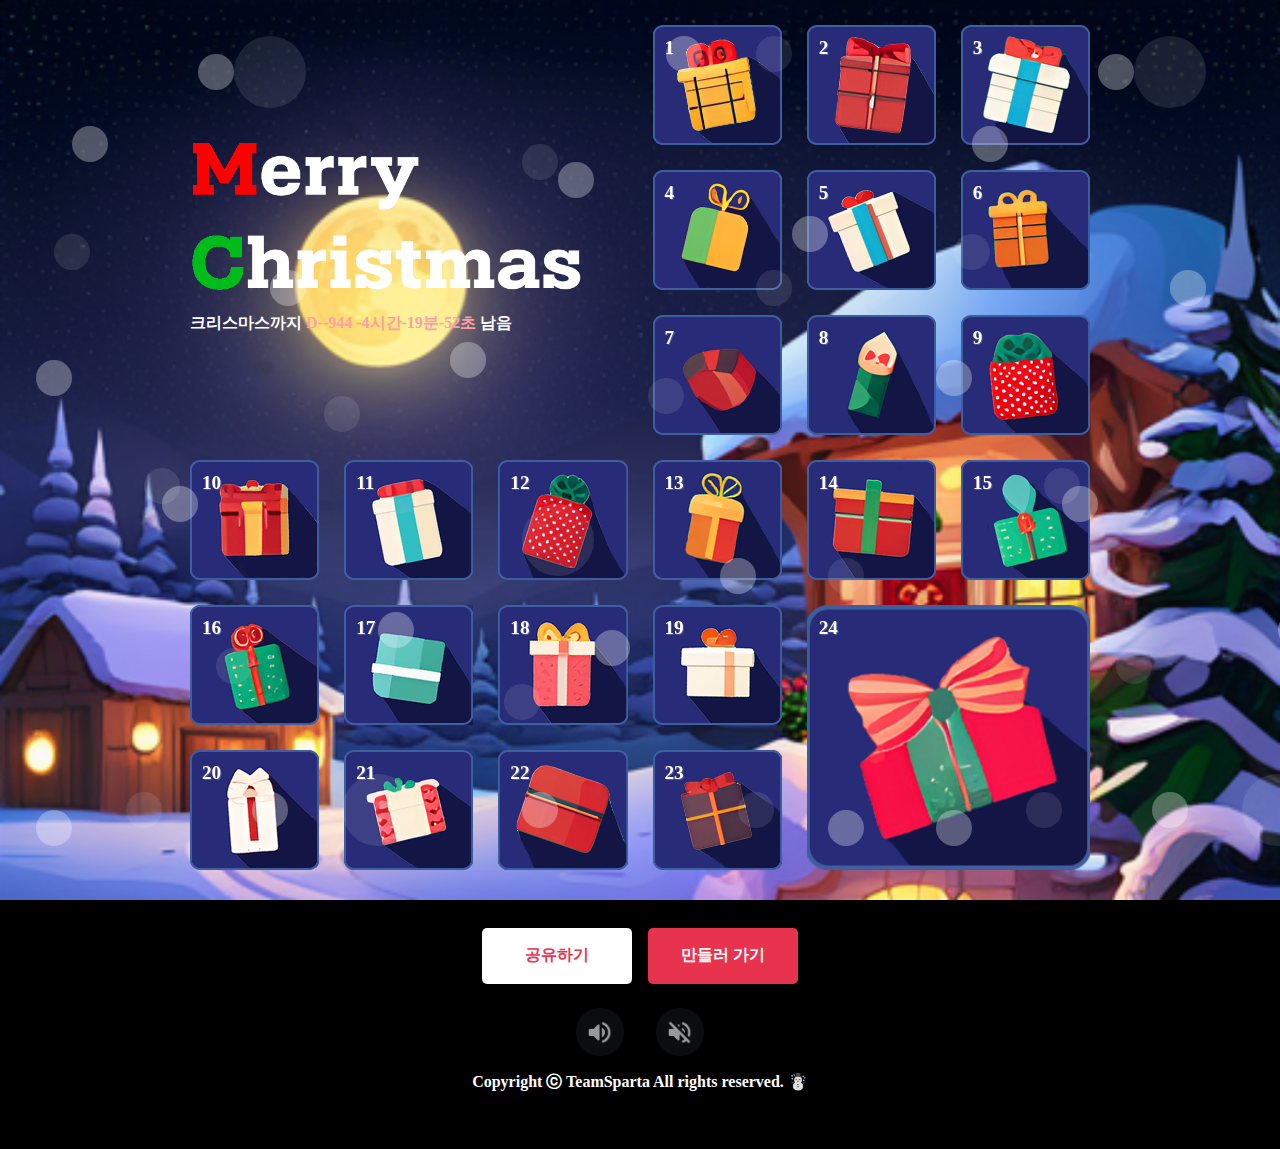
<file: index.html>
<html lang="en">

<head>
  <meta charset="UTF-8">
  <meta name="viewport" content="width=device-width, initial-scale=1.0">
  <meta property="og:type" content="website">
  <meta property="og:url" content="https://sun2eye.github.io/dday_calendar/">
  <meta property="og:title" content="햇살가득썬 크리스마스 디데이 캘린더">
  <meta property="og:image" content="image/OGimage.png">
  <meta property="og:description" content="크리스마스까지 하루가 기다려지는 즐거움, 크리스마스 디데이 캘린더를 함께 만들어봐요!">
  <meta property="og:site_name" content="SCC Advent Calendar">
  <meta property="og:locale" content="en_US">
  <meta property="og:image:width" content="1200">
  <meta property="og:image:height" content="630">

  <title>Sun2eye Christmas Calendar 2023</title>
  <link rel="stylesheet" href="index.css">
  <link rel="stylesheet" href="snow.css">
  <link rel="stylesheet" href="share.css">
  <link rel="stylesheet" href="music.css">

</head>

<body>
  <!-- 이 곳에 뼈대 코드를 입력! -->
  <div class="snow-wrap">
    <div></div>
  </div>
  <section class="grid-1">
    <div class="title flex-col item-baseline">
      <img src="image/merry.png">
      <div class="countdown">크리스마스까지 <span id="countdown" class="countdown"></span> 남음</div>
    </div>
    <div class="day-1">
      <label>
        <input type="checkbox">
        <div class="door">
          <div class="front">
            <span class="date-num">1</span>
          </div>
          <div class="back"></div>
        </div>

      </label>
    </div>
    <div class="day-2">
      <label>
        <input type="checkbox">
        <div class="door">
          <div class="front">
            <span class="date-num">2</span>
          </div>
          <div class="back"></div>
        </div>

      </label>
    </div>
    <div class="day-3">
      <label>
        <input type="checkbox">
        <div class="door">
          <div class="front">
            <span class="date-num">3</span>
          </div>
          <div class="back"></div>
        </div>

      </label>
    </div>
    <div class="day-4">
      <label>
        <input type="checkbox">
        <div class="door">
          <div class="front">
            <span class="date-num">4</span>
          </div>
          <div class="back"></div>
        </div>

      </label>
    </div>
    <div class="day-5">
      <label>
        <input type="checkbox">
        <div class="door">
          <div class="front">
            <span class="date-num">5</span>
          </div>
          <div class="back"></div>
        </div>

      </label>
    </div>
    <div class="day-6">
      <label>
        <input type="checkbox">
        <div class="door">
          <div class="front">
            <span class="date-num">6</span>
          </div>
          <div class="back"></div>
        </div>

      </label>
    </div>
    <div class="day-7">
      <label>
        <input type="checkbox">
        <div class="door">
          <div class="front">
            <span class="date-num">7</span>
          </div>
          <div class="back"></div>
        </div>

      </label>
    </div>
    <div class="day-8">
      <label>
        <input type="checkbox">
        <div class="door">
          <div class="front">
            <span class="date-num">8</span>
          </div>
          <div class="back"></div>
        </div>

      </label>
    </div>
    <div class="day-9">
      <label>
        <input type="checkbox">
        <div class="door">
          <div class="front">
            <span class="date-num">9</span>
          </div>
          <div class="back"></div>
        </div>

      </label>
    </div>
    <div class="day-10">
      <label>
        <input type="checkbox">
        <div class="door">
          <div class="front">
            <span class="date-num">10</span>
          </div>
          <div class="back"></div>
        </div>

      </label>
    </div>
    <div class="day-11">
      <label>
        <input type="checkbox">
        <div class="door">
          <div class="front">
            <span class="date-num">11</span>
          </div>
          <div class="back"></div>
        </div>

      </label>
    </div>
    <div class="day-12">
      <label>
        <input type="checkbox">
        <div class="door">
          <div class="front">
            <span class="date-num">12</span>
          </div>
          <div class="back"></div>
        </div>

      </label>
    </div>
    <div class="day-13">
      <label>
        <input type="checkbox">
        <div class="door">
          <div class="front">
            <span class="date-num">13</span>
          </div>
          <div class="back"></div>
        </div>

      </label>
    </div>
    <div class="day-14">
      <label>
        <input type="checkbox">
        <div class="door">
          <div class="front">
            <span class="date-num">14</span>
          </div>
          <div class="back"></div>
        </div>

      </label>
    </div>
    <div class="day-15">
      <label>
        <input type="checkbox">
        <div class="door">
          <div class="front">
            <span class="date-num">15</span>
          </div>
          <div class="back"></div>
        </div>

      </label>
    </div>
    <div class="day-16">
      <label>
        <input type="checkbox">
        <div class="door">
          <div class="front">
            <span class="date-num">16</span>
          </div>
          <div class="back"></div>
        </div>

      </label>
    </div>
    <div class="day-17">
      <label>
        <input type="checkbox">
        <div class="door">
          <div class="front">
            <span class="date-num">17</span>
          </div>
          <div class="back"></div>
        </div>

      </label>
    </div>
    <div class="day-18">
      <label>
        <input type="checkbox">
        <div class="door">
          <div class="front">
            <span class="date-num">18</span>
          </div>
          <div class="back"></div>
        </div>

      </label>
    </div>
    <div class="day-19">
      <label>
        <input type="checkbox">
        <div class="door">
          <div class="front">
            <span class="date-num">19</span>
          </div>
          <div class="back"></div>
        </div>

      </label>
    </div>
    <div class="day-20">
      <label>
        <input type="checkbox">
        <div class="door">
          <div class="front">
            <span class="date-num">20</span>
          </div>
          <div class="back"></div>
        </div>

      </label>
    </div>
    <div class="day-21">
      <label>
        <input type="checkbox">
        <div class="door">
          <div class="front">
            <span class="date-num">21</span>
          </div>
          <div class="back"></div>
        </div>

      </label>
    </div>
    <div class="day-22">
      <label>
        <input type="checkbox">
        <div class="door">
          <div class="front">
            <span class="date-num">22</span>
          </div>
          <div class="back"></div>
        </div>

      </label>
    </div>
    <div class="day-23">
      <label>
        <input type="checkbox">
        <div class="door">
          <div class="front">
            <span class="date-num">23</span>
          </div>
          <div class="back"></div>
        </div>

      </label>
    </div>
    <div class="day-24">
      <label>
        <input type="checkbox">
        <div class="door">
          <div class="front">
            <span class="date-num">24</span>
          </div>
          <div class="back"></div>
        </div>

      </label>
    </div>
  </section>
  <footer>
    <div class="flex-row">
      <button id="shareButton">공유하기</button>
      <button id="studyButton"><a href="https://spartacodingclub.kr/" target="_blank">만들러 가기</a></button>
    </div>
    <div class="flex-row">
      <audio class="bgm" src="carol.mp3" preload="auto" style="display: none;"></audio>
      <div class="sound"></div>
      <div class="sound stop"></div>
    </div>
    <p class="copyright">Copyright ⓒ TeamSparta All rights reserved. ☃️</p>
  </footer>
  <script src="index.js"></script>
  <script src="share.js"></script>
  <script src="music.js"></script>
  <script src="countdown.js"></script>
</body>

</html>
</file>
<file: index.css>
body {
  background-image: url("image/bg.png");
  background-size: cover;
  background-position: top;
  background-attachment: fixed;
}

body {
  background-color: black;
  color: white;
  font-weight: bold;
}

/* 그리드 설계 */
.grid-1 {
  display: grid;
  width: 90vw;
  max-width: 900px;
  margin: 2% auto;
  z-index: 1;

  grid-template-columns: repeat(3, 1fr);
  grid-template-rows: auto;
  grid-gap: 25px;

  grid-template-areas:
    "t        t       t"
    "d1      d2     d3"
    "d4       d5     d6"
    "d7       d8     d9"
    "d10       d11      d12"
    "d13      d14     d15"
    "d17      d16      d18"
    "d19       d20    d21"
    "d22      d23     d24";
}


@media only screen and (min-width: 500px) {

  .grid-1 {
    /* 너비를 기준으로 높이를 계산 */
    grid-template-columns: repeat(6, 1fr);
    grid-template-areas:
      "t     t     t     d1      d2      d3"
      "t     t     t     d4      d5      d6"
      "t     t     t     d7     d8      d9"
      "d10    d11    d12   d13     d14     d15"
      "d16    d17    d18   d19     d24      d24"
      "d20    d21    d22   d23     d24     d24";
  }

}

/* flex 속성 */
.flex-row {
  display: flex;
}

.flex-col {
  display: flex;
  flex-direction: column;
}

.item-baseline {
  align-items: baseline;
}

.title {
  display: flex;
  align-items: baseline;
  justify-content: center;

  grid-area: t;
}

.title img {
  width: 90%;
  height: auto;
}

/* 그리드 별 배경 이미지 */
.day-1 {
  grid-area: d1;
  background: url("image/frame/frame1.png");
  background-position: center;
  background-size: cover;

}

.day-1 .back {
  background-image: url("image/card/card-1.png");
  background-position: center;
  background-size: cover;
  border-radius: 10px;
}

.day-2 {
  grid-area: d2;
  background: url("image/frame/frame2.png");
  background-position: center;
  background-size: cover;

}

.day-2 .back {
  background-image: url("image/card/card-2.png");
  background-position: center;
  background-size: cover;
  border-radius: 10px;
}

.day-3 {
  grid-area: d3;
  background: url("image/frame/frame3.png");
  background-position: center;
  background-size: cover;

}

.day-3 .back {
  background-image: url("image/card/card-3.png");
  background-position: center;
  background-size: cover;
  border-radius: 10px;
}

.day-4 {
  grid-area: d4;
  background: url("image/frame/frame4.png");
  background-position: center;
  background-size: cover;

}

.day-4 .back {
  background-image: url("image/card/card-4.png");
  background-position: center;
  background-size: cover;
  border-radius: 10px;
}

.day-5 {
  grid-area: d5;
  background: url("image/frame/frame5.png");
  background-position: center;
  background-size: cover;

}

.day-5 .back {
  background-image: url("image/card/card-5.png");
  background-position: center;
  background-size: cover;
  border-radius: 10px;
}

.day-6 {
  grid-area: d6;
  background: url("image/frame/frame6.png");
  background-position: center;
  background-size: cover;

}

.day-6 .back {
  background-image: url("image/card/card-6.png");
  background-position: center;
  background-size: cover;
  border-radius: 10px;
}

.day-7 {
  grid-area: d7;
  background: url("image/frame/frame7.png");
  background-position: center;
  background-size: cover;

}

.day-7 .back {
  background-image: url("image/card/card-7.png");
  background-position: center;
  background-size: cover;
  border-radius: 10px;
}

.day-8 {
  grid-area: d8;
  background: url("image/frame/frame8.png");
  background-position: center;
  background-size: cover;

}

.day-8 .back {
  background-image: url("image/card/card-8.png");
  background-position: center;
  background-size: cover;
  border-radius: 10px;
}

.day-9 {
  grid-area: d9;
  background: url("image/frame/frame9.png");
  background-position: center;
  background-size: cover;

}

.day-9 .back {
  background-image: url("image/card/card-9.png");
  background-position: center;
  background-size: cover;
  border-radius: 10px;
}

.day-10 {
  grid-area: d10;
  background: url("image/frame/frame10.png");
  background-position: center;
  background-size: cover;

}

.day-10 .back {
  background-image: url("image/card/card-10.png");
  background-position: center;
  background-size: cover;
  border-radius: 10px;
}

.day-11 {
  grid-area: d11;
  background: url("image/frame/frame11.png");
  background-position: center;
  background-size: cover;

}

.day-11 .back {
  background-image: url("image/card/card-11.png");
  background-position: center;
  background-size: cover;
  border-radius: 10px;
}

.day-12 {
  grid-area: d12;
  background: url("image/frame/frame12.png");
  background-position: center;
  background-size: cover;

}

.day-12 .back {
  background-image: url("image/card/card-12.png");
  background-position: center;
  background-size: cover;
  border-radius: 10px;
}

.day-13 {
  grid-area: d13;
  background: url("image/frame/frame13.png");
  background-position: center;
  background-size: cover;

}

.day-13 .back {
  background-image: url("image/card/card-13.png");
  background-position: center;
  background-size: cover;
  border-radius: 10px;
}

.day-14 {
  grid-area: d14;
  background: url("image/frame/frame14.png");
  background-position: center;
  background-size: cover;

}

.day-14 .back {
  background-image: url("image/card/card-14.png");
  background-position: center;
  background-size: cover;
  border-radius: 10px;
}

.day-15 {
  grid-area: d15;
  background: url("image/frame/frame15.png");
  background-position: center;
  background-size: cover;

}

.day-15 .back {
  background-image: url("image/card/card-15.png");
  background-position: center;
  background-size: cover;
  border-radius: 10px;
}

.day-16 {
  grid-area: d16;
  background: url("image/frame/frame16.png");
  background-position: center;
  background-size: cover;

}

.day-16 .back {
  background-image: url("image/card/card-16.png");
  background-position: center;
  background-size: cover;
  border-radius: 10px;
}

.day-17 {
  grid-area: d17;
  background: url("image/frame/frame17.png");
  background-position: center;
  background-size: cover;

}

.day-17 .back {
  background-image: url("image/card/card-17.png");
  background-position: center;
  background-size: cover;
  border-radius: 10px;
}

.day-18 {
  grid-area: d18;
  background: url("image/frame/frame18.png");
  background-position: center;
  background-size: cover;

}

.day-18 .back {
  background-image: url("image/card/card-18.png");
  background-position: center;
  background-size: cover;
  border-radius: 10px;
}

.day-19 {
  grid-area: d19;
  background: url("image/frame/frame19.png");
  background-position: center;
  background-size: cover;

}

.day-19 .back {
  background-image: url("image/card/card-19.png");
  background-position: center;
  background-size: cover;
  border-radius: 10px;
}

.day-20 {
  grid-area: d20;
  background: url("image/frame/frame20.png");
  background-position: center;
  background-size: cover;

}

.day-20 .back {
  background-image: url("image/card/card-20.png");
  background-position: center;
  background-size: cover;
  border-radius: 10px;
}

.day-21 {
  grid-area: d21;
  background: url("image/frame/frame21.png");
  background-position: center;
  background-size: cover;

}

.day-21 .back {
  background-image: url("image/card/card-21.png");
  background-position: center;
  background-size: cover;
  border-radius: 10px;
}

.day-22 {
  grid-area: d22;
  background: url("image/frame/frame22.png");
  background-position: center;
  background-size: cover;

}

.day-22 .back {
  background-image: url("image/card/card-22.png");
  background-position: center;
  background-size: cover;
  border-radius: 10px;
}

.day-23 {
  grid-area: d23;
  background: url("image/frame/frame23.png");
  background-position: center;
  background-size: cover;

}

.day-23 .back {
  background-image: url("image/card/card-23.png");
  background-position: center;
  background-size: cover;
  border-radius: 10px;
}

.day-24 {
  grid-area: d24;
  background: url("image/frame/frame24.png");
  background-position: center;
  background-size: cover;

}

.day-24 .back {
  background-image: url("image/card/card-24.png");
  background-position: center;
  background-size: cover;
  border-radius: 10px;
}

/* door styles */
.grid-1 input {
  display: none;
}

label {
  perspective: 1000px;
  transform-style: preserve-3d;
  cursor: pointer;

  display: flex;
  min-height: 100%;
  width: 100%;
  height: 120px;
}

/* flex 속성 */
.flex-row {
  display: flex;
}

.flex-col {
  display: flex;
  flex-direction: column;
}

.item-baseline {
  align-items: baseline;
}

.title {
  display: flex;
  align-items: baseline;
  justify-content: center;

  grid-area: t;
}

.title img {
  width: 90%;
  height: auto;
}

/* 그리드 별 배경 이미지 */
.day-1 {
  grid-area: d1;
  background: url("image/frame/frame1.png");
  background-position: center;
  background-size: cover;

}

.day-1 .back {
  background-image: url("image/card/card-1.png");
  background-position: center;
  background-size: cover;
  border-radius: 10px;
}

.day-2 {
  grid-area: d2;
  background: url("image/frame/frame2.png");
  background-position: center;
  background-size: cover;

}

.day-2 .back {
  background-image: url("image/card/card-2.png");
  background-position: center;
  background-size: cover;
  border-radius: 10px;
}

.day-3 {
  grid-area: d3;
  background: url("image/frame/frame3.png");
  background-position: center;
  background-size: cover;

}

.day-3 .back {
  background-image: url("image/card/card-3.png");
  background-position: center;
  background-size: cover;
  border-radius: 10px;
}

.day-4 {
  grid-area: d4;
  background: url("image/frame/frame4.png");
  background-position: center;
  background-size: cover;

}

.day-4 .back {
  background-image: url("image/card/card-4.png");
  background-position: center;
  background-size: cover;
  border-radius: 10px;
}

.day-5 {
  grid-area: d5;
  background: url("image/frame/frame5.png");
  background-position: center;
  background-size: cover;

}

.day-5 .back {
  background-image: url("image/card/card-5.png");
  background-position: center;
  background-size: cover;
  border-radius: 10px;
}

.day-6 {
  grid-area: d6;
  background: url("image/frame/frame6.png");
  background-position: center;
  background-size: cover;

}

.day-6 .back {
  background-image: url("image/card/card-6.png");
  background-position: center;
  background-size: cover;
  border-radius: 10px;
}

.day-7 {
  grid-area: d7;
  background: url("image/frame/frame7.png");
  background-position: center;
  background-size: cover;

}

.day-7 .back {
  background-image: url("image/card/card-7.png");
  background-position: center;
  background-size: cover;
  border-radius: 10px;
}

.day-8 {
  grid-area: d8;
  background: url("image/frame/frame8.png");
  background-position: center;
  background-size: cover;

}

.day-8 .back {
  background-image: url("image/card/card-8.png");
  background-position: center;
  background-size: cover;
  border-radius: 10px;
}

.day-9 {
  grid-area: d9;
  background: url("image/frame/frame9.png");
  background-position: center;
  background-size: cover;

}

.day-9 .back {
  background-image: url("image/card/card-9.png");
  background-position: center;
  background-size: cover;
  border-radius: 10px;
}

.day-10 {
  grid-area: d10;
  background: url("image/frame/frame10.png");
  background-position: center;
  background-size: cover;

}

.day-10 .back {
  background-image: url("image/card/card-10.png");
  background-position: center;
  background-size: cover;
  border-radius: 10px;
}

.day-11 {
  grid-area: d11;
  background: url("image/frame/frame11.png");
  background-position: center;
  background-size: cover;

}

.day-11 .back {
  background-image: url("image/card/card-11.png");
  background-position: center;
  background-size: cover;
  border-radius: 10px;
}

.day-12 {
  grid-area: d12;
  background: url("image/frame/frame12.png");
  background-position: center;
  background-size: cover;

}

.day-12 .back {
  background-image: url("image/card/card-12.png");
  background-position: center;
  background-size: cover;
  border-radius: 10px;
}

.day-13 {
  grid-area: d13;
  background: url("image/frame/frame13.png");
  background-position: center;
  background-size: cover;

}

.day-13 .back {
  background-image: url("image/card/card-13.png");
  background-position: center;
  background-size: cover;
  border-radius: 10px;
}

.day-14 {
  grid-area: d14;
  background: url("image/frame/frame14.png");
  background-position: center;
  background-size: cover;

}

.day-14 .back {
  background-image: url("image/card/card-14.png");
  background-position: center;
  background-size: cover;
  border-radius: 10px;
}

.day-15 {
  grid-area: d15;
  background: url("image/frame/frame15.png");
  background-position: center;
  background-size: cover;

}

.day-15 .back {
  background-image: url("image/card/card-15.png");
  background-position: center;
  background-size: cover;
  border-radius: 10px;
}

.day-16 {
  grid-area: d16;
  background: url("image/frame/frame16.png");
  background-position: center;
  background-size: cover;

}

.day-16 .back {
  background-image: url("image/card/card-16.png");
  background-position: center;
  background-size: cover;
  border-radius: 10px;
}

.day-17 {
  grid-area: d17;
  background: url("image/frame/frame17.png");
  background-position: center;
  background-size: cover;

}

.day-17 .back {
  background-image: url("image/card/card-17.png");
  background-position: center;
  background-size: cover;
  border-radius: 10px;
}

.day-18 {
  grid-area: d18;
  background: url("image/frame/frame18.png");
  background-position: center;
  background-size: cover;

}

.day-18 .back {
  background-image: url("image/card/card-18.png");
  background-position: center;
  background-size: cover;
  border-radius: 10px;
}

.day-19 {
  grid-area: d19;
  background: url("image/frame/frame19.png");
  background-position: center;
  background-size: cover;

}

.day-19 .back {
  background-image: url("image/card/card-19.png");
  background-position: center;
  background-size: cover;
  border-radius: 10px;
}

.day-20 {
  grid-area: d20;
  background: url("image/frame/frame20.png");
  background-position: center;
  background-size: cover;

}

.day-20 .back {
  background-image: url("image/card/card-20.png");
  background-position: center;
  background-size: cover;
  border-radius: 10px;
}

.day-21 {
  grid-area: d21;
  background: url("image/frame/frame21.png");
  background-position: center;
  background-size: cover;

}

.day-21 .back {
  background-image: url("image/card/card-21.png");
  background-position: center;
  background-size: cover;
  border-radius: 10px;
}

.day-22 {
  grid-area: d22;
  background: url("image/frame/frame22.png");
  background-position: center;
  background-size: cover;

}

.day-22 .back {
  background-image: url("image/card/card-22.png");
  background-position: center;
  background-size: cover;
  border-radius: 10px;
}

.day-23 {
  grid-area: d23;
  background: url("image/frame/frame23.png");
  background-position: center;
  background-size: cover;

}

.day-23 .back {
  background-image: url("image/card/card-23.png");
  background-position: center;
  background-size: cover;
  border-radius: 10px;
}

.day-24 {
  grid-area: d24;
  background: url("image/frame/frame24.png");
  background-position: center;
  background-size: cover;

}

.day-24 .back {
  background-image: url("image/card/card-24.png");
  background-position: center;
  background-size: cover;
  border-radius: 10px;
}

/* door styles */
.grid-1 input {
  display: none;
}

label {
  perspective: 1000px;
  transform-style: preserve-3d;
  cursor: pointer;

  display: flex;
  min-height: 100%;
  width: 100%;
  height: 120px;
}

/* 카드 앞면 */
.door {
  width: 100%;
  transform-style: preserve-3d;
  transition: all 300ms;
  border-radius: 10px;
}

.date-num {
  position: absolute;
  top: 12px;
  left: 12px;
  color: white;
}

/* 카드 뒷면 */
.door div {
  position: absolute;
  height: 100%;
  width: 100%;
  backface-visibility: hidden;

  border-radius: 6px;
  font-size: 1.2em;
  font-weight: bold;
  text-shadow: 1px 1px 0 rgba(255, 255, 255, 0.2);
}

/* 카드 뒤집기 애니메이션 */
.door .back {
  background-size: cover;
  background-position: center center;
  background-repeat: no-repeat;
  transform: rotateY(180deg);
}

:checked+.door {
  transform: rotateY(180deg);
}

/* 확대 및 회전 애니메이션 */
@keyframes zoomAndRotate {
  from {
    transform: scale(0) rotateY(0deg);
  }

  to {
    transform: scale(1) rotateY(360deg);
  }
}

/* 애니메이션 적용 */
.zoomIn {
  animation: zoomAndRotate 0.5s ease forwards;
}


.hidden {
  visibility: hidden;
}

.modal {
  display: flex;
  justify-content: center;
  align-items: center;
  position: fixed;
  flex-direction: column;
  top: 0;
  left: 0;
  width: 100%;
  height: 100%;
  z-index: 1000;
}

.modal-content {
  width: 340px;
  height: 347px;
  padding: 20px;
  background-color: white;
  border-radius: 8px;
  text-align: center;
  overflow: hidden;
  box-sizing: border-box;

  display: flex;
  flex-direction: column;
  align-items: center;
  justify-content: center;
}

/* 이미지와 텍스트가 있는 카드를 위한 스타일 */
.modal-content div {
  background-size: cover;
  background-position: center;
  border-radius: 12px;
}

.modal-content p {
  width: 300px;
  color: black;
  margin-top: 30px;
  margin-bottom: 0;
  border-bottom-left-radius: 4px;
  border-bottom-right-radius: 4px;
  font-weight: bold;
  font-size: 17px;
  word-break: keep-all;
}
</file>
<file: snow.css>
.snow-wrap {
  width: 100%;
  height: 100%;
  background-image: url("data:image/svg+xml,%3Csvg version='1.1' xmlns='http://www.w3.org/2000/svg' xmlns:xlink='http://www.w3.org/1999/xlink' x='0px' y='0px' viewBox='0 0 50 50' style='enable-background:new 0 0 50 50%3B' xml:space='preserve'%3E%3Cstyle type='text/css'%3E.st1%7Bopacity:0.3%3Bfill:%23FFFFFF%3B%7D.st3%7Bopacity:0.1%3Bfill:%23FFFFFF%3B%7D%3C/style%3E%3Ccircle class='st1' cx='5' cy='8' r='1'/%3E%3Ccircle class='st1' cx='38' cy='3' r='1'/%3E%3Ccircle class='st1' cx='12' cy='4' r='1'/%3E%3Ccircle class='st1' cx='16' cy='16' r='1'/%3E%3Ccircle class='st1' cx='47' cy='46' r='1'/%3E%3Ccircle class='st1' cx='32' cy='10' r='1'/%3E%3Ccircle class='st1' cx='3' cy='46' r='1'/%3E%3Ccircle class='st1' cx='45' cy='13' r='1'/%3E%3Ccircle class='st1' cx='10' cy='28' r='1'/%3E%3Ccircle class='st1' cx='22' cy='35' r='1'/%3E%3Ccircle class='st1' cx='3' cy='21' r='1'/%3E%3Ccircle class='st1' cx='26' cy='20' r='1'/%3E%3Ccircle class='st1' cx='30' cy='45' r='1'/%3E%3Ccircle class='st1' cx='15' cy='45' r='1'/%3E%3Ccircle class='st1' cx='34' cy='36' r='1'/%3E%3Ccircle class='st1' cx='41' cy='32' r='1'/%3E%3C/svg%3E");
  background-position: 0px 0px;
  animation: animatedBackground 10s linear infinite;
}

.snow-wrap div {
  width: 100%;
  height: 100%;
  background-image: url("data:image/svg+xml,%3Csvg version='1.1' xmlns='http://www.w3.org/2000/svg' xmlns:xlink='http://www.w3.org/1999/xlink' x='0px' y='0px' viewBox='0 0 50 50' style='enable-background:new 0 0 50 50%3B' xml:space='preserve'%3E%3Cstyle type='text/css'%3E.st1%7Bopacity:0.7%3Bfill:%23FFFFFF%3B%7D.st3%7Bopacity:0.1%3Bfill:%23FFFFFF%3B%7D%3C/style%3E%3Ccircle class='st3' cx='4' cy='14' r='1'/%3E%3Ccircle class='st3' cx='43' cy='3' r='1'/%3E%3Ccircle class='st3' cx='31' cy='30' r='2'/%3E%3Ccircle class='st3' cx='19' cy='23' r='1'/%3E%3Ccircle class='st3' cx='37' cy='22' r='1'/%3E%3Ccircle class='st3' cx='43' cy='16' r='1'/%3E%3Ccircle class='st3' cx='8' cy='45' r='1'/%3E%3Ccircle class='st3' cx='29' cy='39' r='1'/%3E%3Ccircle class='st3' cx='13' cy='37' r='1'/%3E%3Ccircle class='st3' cx='47' cy='32' r='1'/%3E%3Ccircle class='st3' cx='15' cy='4' r='2'/%3E%3Ccircle class='st3' cx='9' cy='27' r='1'/%3E%3Ccircle class='st3' cx='30' cy='9' r='1'/%3E%3Ccircle class='st3' cx='25' cy='15' r='1'/%3E%3Ccircle class='st3' cx='21' cy='45' r='2'/%3E%3Ccircle class='st3' cx='42' cy='45' r='1'/%3E%3C/svg%3E");
  background-position: 0px 0px;
  animation: animatedBackground 15s linear infinite;
}

@keyframes animatedBackground {
  0% {
    background-position: 0 0;
  }

  100% {
    background-position: 0px 300px;
  }
}

.snow-wrap {
  /* Other styles for snow-wrap */
  position: fixed;
  top: 0;
  left: 0;
  width: 100%;
  height: 100%;
  z-index: 0;
  /* Set a higher z-index for snow-wrap */
}
</file>
<file: share.css>
/* footer styles */
footer {
  text-align: center;
  padding: 2em 0;
  color: white;

  display: flex;
  flex-direction: column;
  align-items: center;
  justify-content: center;
}

button {
  padding: 0.8em;
  font-size: 100%;
  color: white;
  border: none;
  border-radius: 5px;
  cursor: pointer;
  width: 10rem !important;
  height: 3.5rem;
  max-width: 150px;
  margin: 0 0.5rem;
  z-index: 1;
}

#shareButton {
  background-color: #fff;
  color: #e8344e;
  font-weight: bold;
  transition: background-color 0.3s ease;
}

#studyButton {
  background-color: #E8334E;
  color: white;
  font-weight: bold;
  transition: background-color 0.3s ease;
}

#studyButton a {
  color: white;
  text-decoration: none;
}


/* 화면 크기가 작을 때의 스타일 */
@media (max-width: 768px) {

  #shareButton,
  #studyButton {
    width: 90%;
    /* 더 작은 화면에서 버튼 너비를 늘림 */
    padding: 0.75em;
    font-size: 90%;
    /* 작은 화면에서 폰트 크기 줄임 */
  }
}

/* 호버 효과는 모든 화면 크기에 적용 */
#shareButton:hover {
  background-color: #fae1e1;
}

/* 호버 효과는 모든 화면 크기에 적용 */
#studyButton:hover {
  background-color: #bc2a40;
}

/* 하단부 안내 */
.copyright {
  width: 25rem;
  font-size: 1rem;
}
</file>
<file: music.css>
/* 음악 재생 버튼 */
.sound {
  position: relative;
  font-size: 2rem;
  width: 3rem;
  height: 3rem;
  color: white;
  text-align: center;
  margin: 1.5rem 1rem 0;
  background-image: url("image/sound_on.png");
  background-position: center;
  background-size: cover;
  cursor: pointer;
}

/* 음악 중단 버튼 */
.stop {
  background-image: url("image/sound_off.png");
}
</file>
